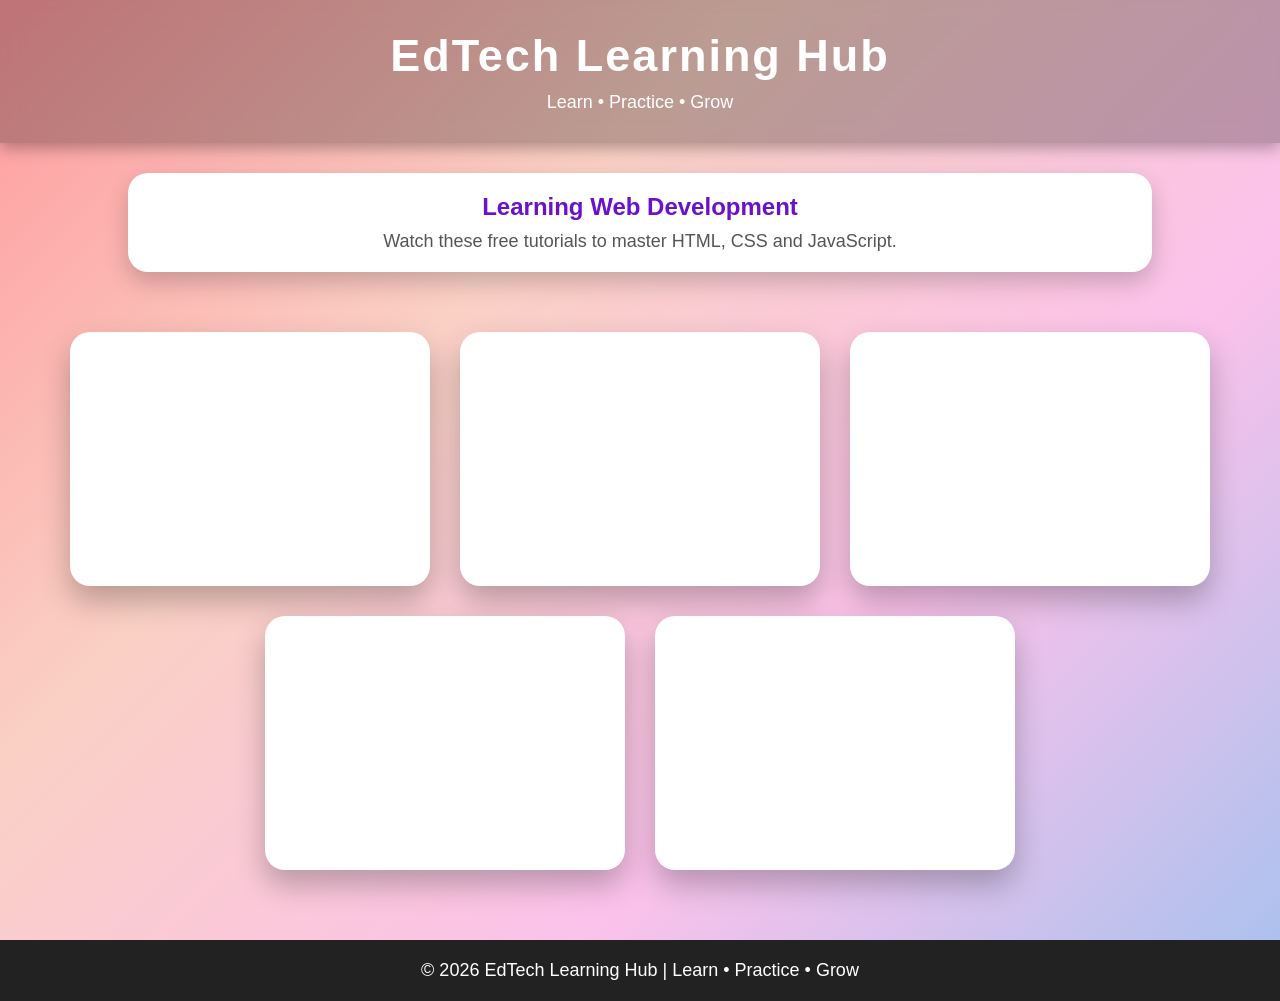
<file: assignment/index.html>
<!DOCTYPE html>
<html lang="en">
<head>
    <meta charset="UTF-8">
    <meta name="viewport" content="width=device-width, initial-scale=1.0">
    <title>EdTech Learning Hub</title>

    <link rel="stylesheet" href="style.css">
</head>

<body>

    <header class="heading">
        <h1>EdTech Learning Hub</h1>
        <p>Learn • Practice • Grow</p>
    </header>

    <section class="container1">
        <h2>Learning Web Development</h2>
        <p>Watch these free tutorials to master HTML, CSS and JavaScript.</p>
    </section>

    <main class="video-container">

        <div class="video">
            <iframe src="https://www.youtube.com/embed/xTtL8E4LzTQ"
                title="HTML Tutorial"
                allowfullscreen></iframe>
        </div>

        <div class="video">
            <iframe src="https://www.youtube.com/embed/wRNinF7YQqQ"
                title="CSS Tutorial"
                allowfullscreen></iframe>
        </div>

        <div class="video">
            <iframe src="https://www.youtube.com/embed/lkIFF4maKMU"
                title="Responsive Web Design"
                allowfullscreen></iframe>
        </div>

        <div class="video">
            <iframe src="https://www.youtube.com/embed/W6NZfCO5SIk"
                title="JavaScript Tutorial"
                allowfullscreen></iframe>
        </div>

        <div class="video">
            <iframe src="https://www.youtube.com/embed/3mpavnlrXQM"
                title="Web Development Course"
                allowfullscreen></iframe>
        </div>

    </main>

    <footer>
        © 2026 EdTech Learning Hub | Learn • Practice • Grow
    </footer>

</body>
</html>
</file>
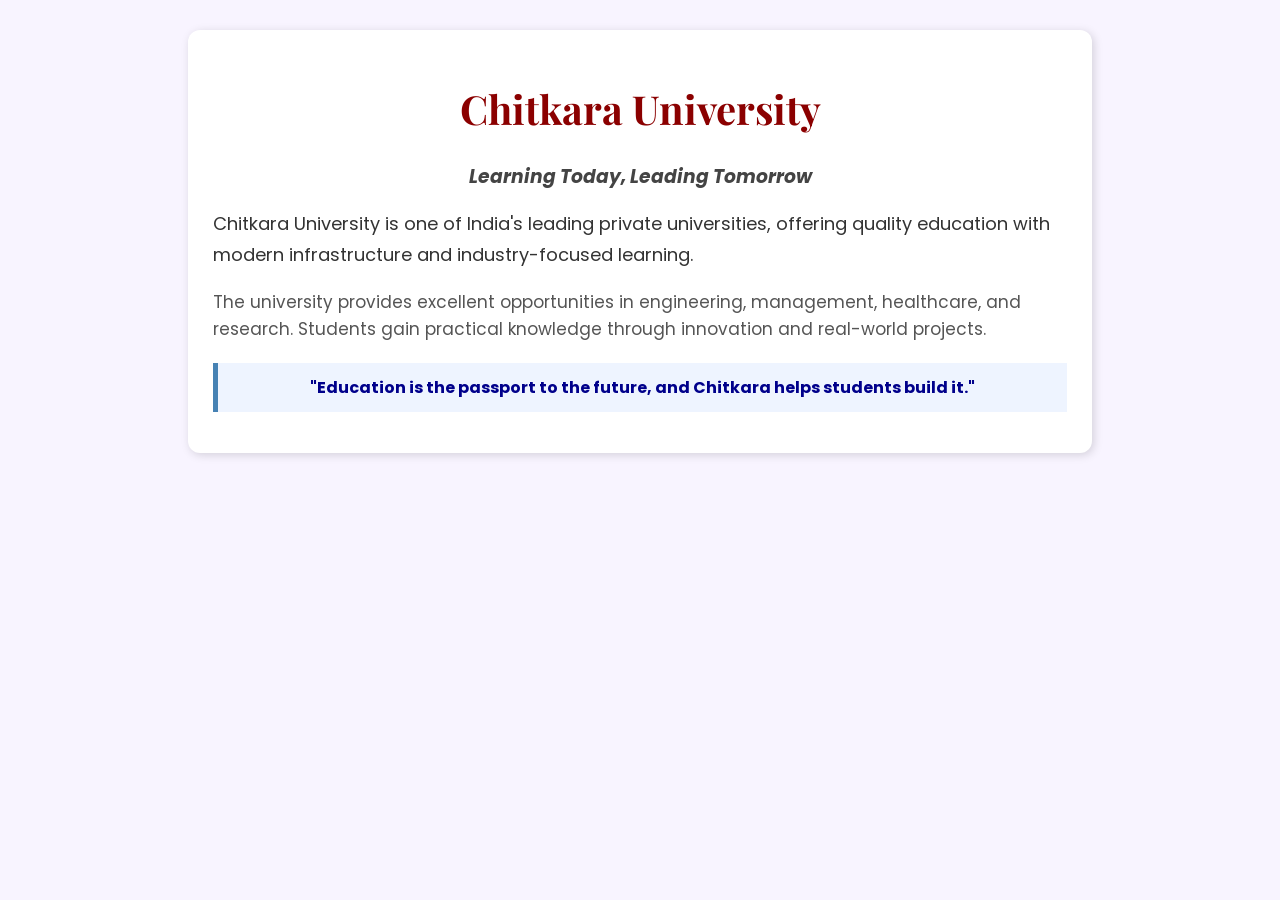
<file: CSS/index.html>
<!DOCTYPE html>
<html lang="en">
<head>
    <meta charset="UTF-8">
    <meta name="viewport" content="width=device-width, initial-scale=1.0">
    <title>Chitkara University</title>

    <link rel="stylesheet" href="style.css">

    <link rel="preconnect" href="https://fonts.googleapis.com">
    <link rel="preconnect" href="https://fonts.gstatic.com" crossorigin>

    <link href="https://fonts.googleapis.com/css2?family=Poppins:wght@300;500;700&family=Playfair+Display:wght@600&display=swap" rel="stylesheet">
</head>
<body>

    <div class="container">

        <h1 class="heading">Chitkara University</h1>

        <h3 class="subheading">Learning Today, Leading Tomorrow</h3>

        <p class="intro">
            Chitkara University is one of India's leading private universities, offering quality education with modern infrastructure and industry-focused learning.
        </p>

        <p class="content">
            The university provides excellent opportunities in engineering, management, healthcare, and research. Students gain practical knowledge through innovation and real-world projects.
        </p>

        <p class="quote">
            "Education is the passport to the future, and Chitkara helps students build it."
        </p>

    </div>

</body>
</html>
</file>
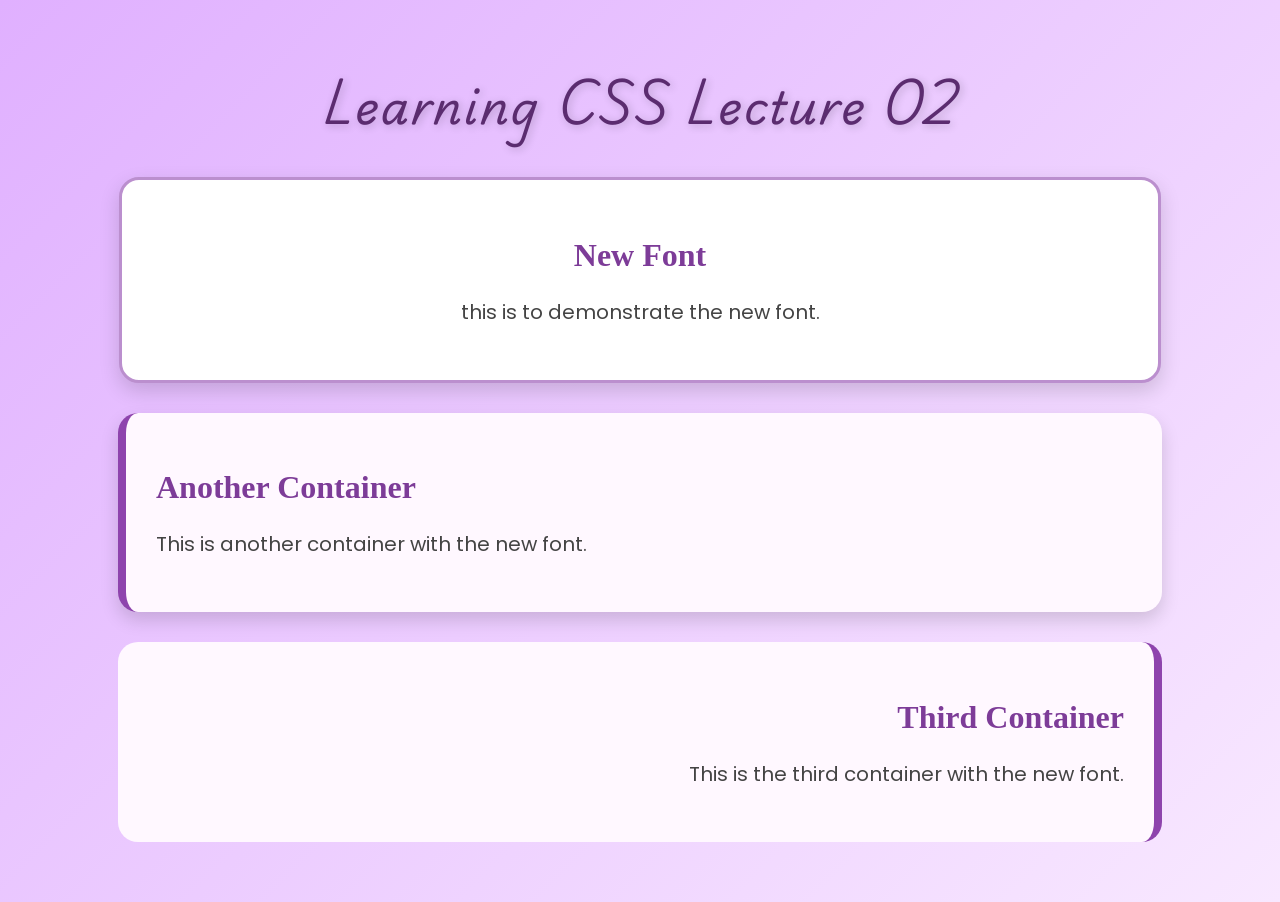
<file: CSS/lecture2/index.html>
<!DOCTYPE html>
<html lang="en">
<head>
    

    <meta charset="UTF-8">
    <meta name="viewport" content="width=device-width, initial-scale=1.0">
    <title>lecture 2</title>
    <link rel="preconnect" href="https://fonts.googleapis.com">
    <link rel="preconnect" href="https://fonts.gstatic.com" crossorigin>
    <link href="https://fonts.googleapis.com/css2?family=Playwrite+NZ:wght@100..400&family=Poppins:ital,wght@0,100;0,200;0,300;0,400;0,500;0,600;0,700;0,800;0,900;1,100;1,200;1,300;1,400;1,500;1,600;1,700;1,800;1,900&family=Yuyu&display=swap" rel="stylesheet">
    <link rel="stylesheet" href="style.css">

</head>
<body>
    <h1>Learning CSS Lecture 02</h1>
    
    <div class="container">
    <h2>New Font</h2>
    <p>this is to demonstrate the new font.</p>
    </div>
    <div class="container1">
        <h2>Another Container</h2>
        <p>This is another container with the new font.</p>
    </div>
    <div class="container2">
        <h2>Third Container</h2>
        <p>This is the third container with the new font.</p>
</body>
</html>
</file>
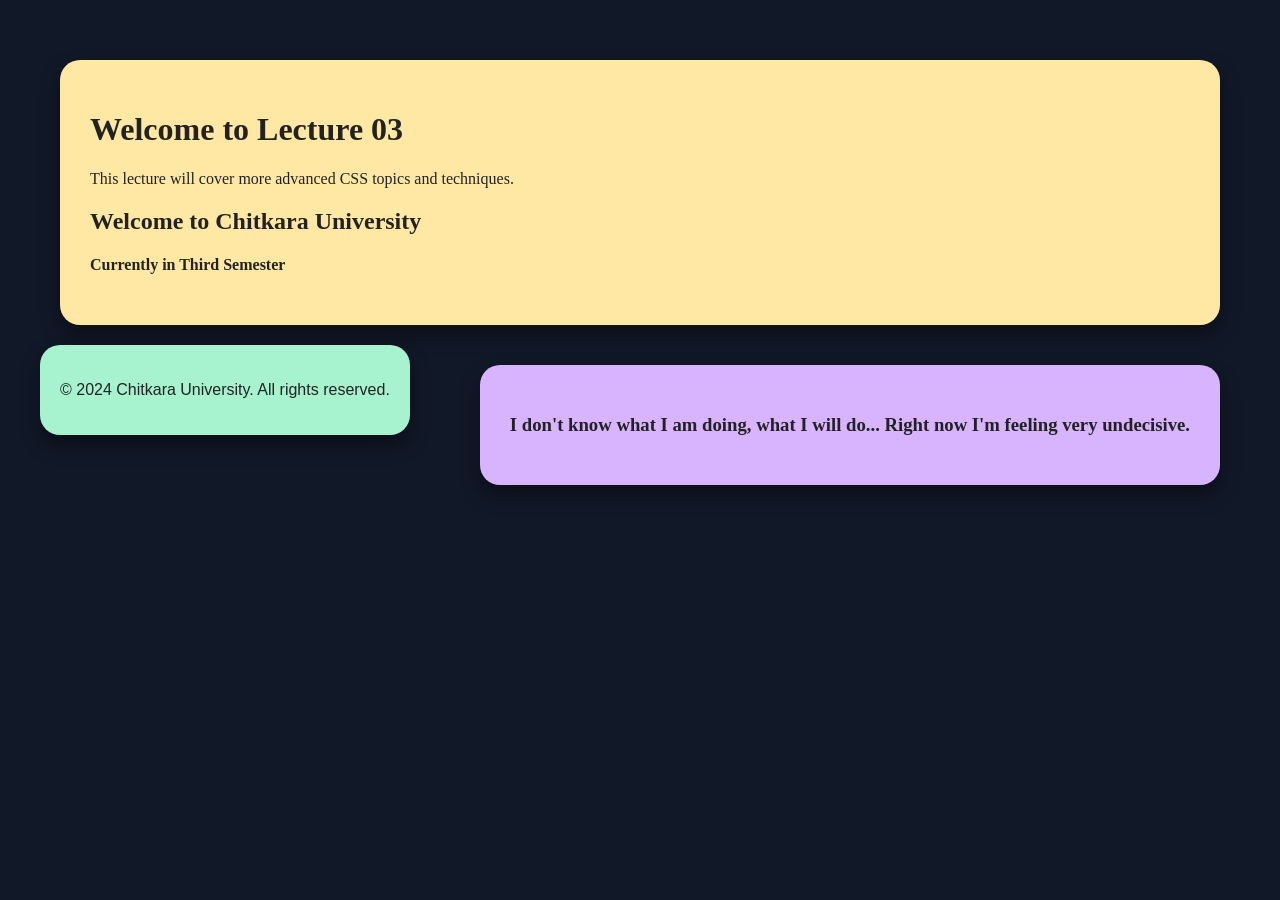
<file: CSS/lecture2/lecture 03/index.html>
<!DOCTYPE html>
<html lang="en">
<head>
    <meta charset="UTF-8">
    <meta name="viewport" content="width=device-width, initial-scale=1.0">
    <meta name="description" content="Learn CSS">
    <title>Lecture 03</title>
    <link rel="stylesheet" href="style.css">
</head>
<body>

<div class="container">
    <h1>Welcome to Lecture 03</h1>
    <p>This lecture will cover more advanced CSS topics and techniques.</p>
    <h2>Welcome to Chitkara University</h2>
    <h4>Currently in Third Semester</h4>
</div>

<div class="Body">
    <h3>
        I don't know what I am doing, what I will do...
        Right now I'm feeling very undecisive.
    </h3>
</div>

<div class="footer">
    <p>&copy; 2024 Chitkara University. All rights reserved.</p>
</div>

</body>
</html>
</file>
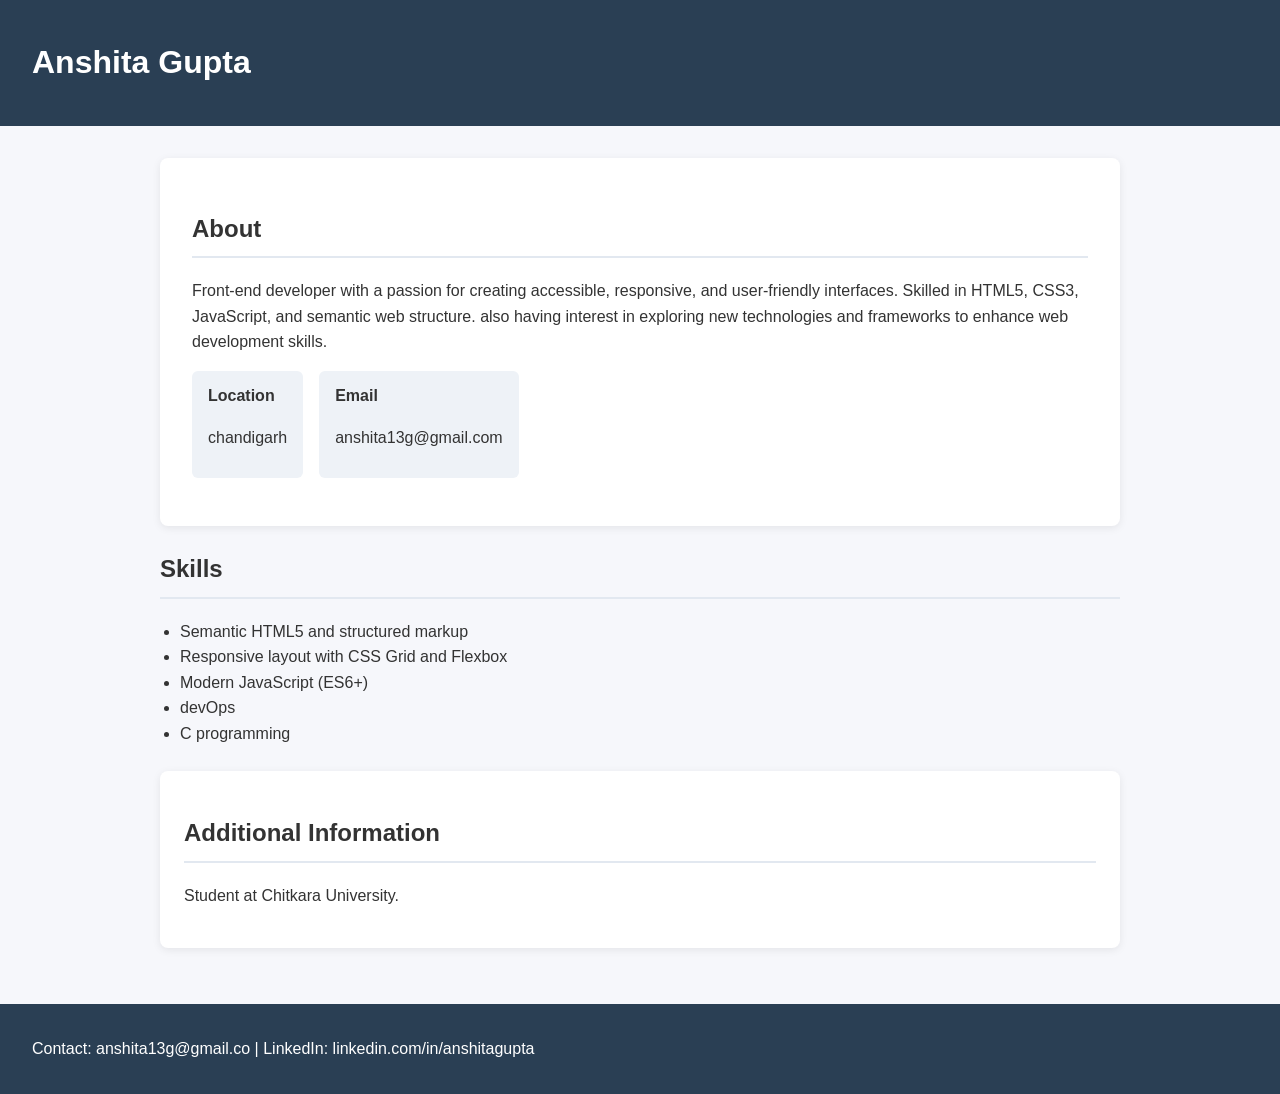
<file: semantic.html>
<!DOCTYPE html>
<html lang="en">
<head>
  <meta charset="UTF-8">
  <meta name="viewport" content="width=device-width, initial-scale=1.0">
  <meta name="description" content="Profile page">
  <meta name="keywords" content="profile,semantic HTML, CSS">
  <title>Profile</title>
  <style>
    body {
      font-family: Arial, sans-serif;
      line-height: 1.6;
      margin: 0;
      padding: 0;
      background: #f6f7fb;
      color: #333;
    }
    header, footer {
      background: #2a3f54;
      color: #fff;
      padding: 1rem 2rem;
    }
    nav {
      margin-top: 0.5rem;
    }
    nav a {
      color: #cfd8e6;
      margin-right: 1rem;
      text-decoration: none;
    }
    main {
      padding: 2rem;
      max-width: 960px;
      margin: 0 auto;
    }
    .profile-card {
      background: #fff;
      border-radius: 8px;
      box-shadow: 0 2px 8px rgba(0,0,0,0.08);
      padding: 2rem;
      margin-bottom: 1.5rem;
    }
    .profile-card h1 {
      margin-top: 0;
    }
    .profile-meta {
      display: flex;
      flex-wrap: wrap;
      gap: 1rem;
      margin: 1rem 0;
    }
    .profile-meta div {
      background: #eef2f7;
      border-radius: 6px;
      padding: 0.75rem 1rem;
    }
    section {
      margin-bottom: 1.5rem;
    }
    h2 {
      border-bottom: 2px solid #e2e8f0;
      padding-bottom: 0.5rem;
    }
    ul {
      padding-left: 1.25rem;
    }
    aside {
      background: #fff;
      border-radius: 8px;
      box-shadow: 0 2px 8px rgba(0,0,0,0.08);
      padding: 1.5rem;
      margin-top: 1.5rem;
    }
  </style>
</head>
<body>
  <header>
    <h1>Anshita Gupta</h1>
  </header>

  <main>
    <article class="profile-card" id="about">
      <h2>About</h2>
      <p>Front-end developer with a passion for creating accessible, responsive, and user-friendly interfaces. Skilled in HTML5, CSS3, JavaScript, and semantic web structure.
      also having interest in exploring new technologies and frameworks to enhance web development skills.</p>
      </p>
      <div class="profile-meta">
        <div>
          <strong>Location</strong>
          <p>chandigarh</p>
        </div>
        <div>
          <strong>Email</strong>
          <p>anshita13g@gmail.com</p>
        </div>

    </article>

    <section id="skills">
      <h2>Skills</h2>
      <ul>
        <li>Semantic HTML5 and structured markup</li>
        <li>Responsive layout with CSS Grid and Flexbox</li>
        <li>Modern JavaScript (ES6+)</li>
       <li>devOps</li>
       <li>C programming</li>
      </ul>

    <aside>
      <h2>Additional Information</h2>
      <p>Student at Chitkara University.</p>
    </aside>
  </main>

  <footer id="contact">
    <p>Contact: anshita13g@gmail.co  | LinkedIn: linkedin.com/in/anshitagupta</p>
  </footer>
</body>
</html>
</file>
<file: assignment/style.css>
*{
    margin:0;
    padding:0;
    box-sizing:border-box;
    font-family:Verdana, Geneva, Tahoma, sans-serif;
}

body{
    background:linear-gradient(135deg,#ff9a9e,#fad0c4,#fbc2eb,#a6c1ee);
    min-height:100vh;
}



.heading{
    text-align:center;
    padding:30px;
    color:white;
    background:rgba(0,0,0,0.25);
    backdrop-filter:blur(10px);
    box-shadow:0 5px 15px rgba(0,0,0,0.3);
}

.heading h1{
    font-size:45px;
    letter-spacing:2px;
}

.heading p{
    margin-top:10px;
    font-size:18px;
}


.container1{
    width:80%;
    margin:30px auto;
    text-align:center;
    padding:20px;
    background:white;
    border-radius:20px;
    box-shadow:0 10px 25px rgba(0,0,0,.2);
}

.container1 h2{
    color:#6a11cb;
    margin-bottom:10px;
}

.container1 p{
    color:#555;
    font-size:18px;
}



.video-container{
    display:flex;
    flex-wrap:wrap;
    justify-content:center;
    gap:30px;
    padding:30px;
}

.video{
    width:360px;
    background:white;
    padding:15px;
    border-radius:20px;
    box-shadow:0 15px 30px rgba(0,0,0,.25);
    transition:0.4s;
}

.video:hover{
    transform:translateY(-12px) rotate(-2deg);
}

.video iframe{
    width:100%;
    height:220px;
    border:none;
    border-radius:15px;
}

/* Footer */

footer{
    text-align:center;
    background:#222;
    color:white;
    padding:20px;
    margin-top:40px;
    font-size:18px;
}
</file>
<file: CSS/style.css>
body{
    background-color: #f8f4ff;
    margin: 0;
    padding: 30px;
    font-family: "Poppins", sans-serif;
}

.container{
    width: 70%;
    margin: auto;
    background-color: white;
    padding: 25px;
    border-radius: 12px;
    box-shadow: 2px 2px 10px rgba(0,0,0,0.15);
}

.heading{
    font-family: "Playfair Display", serif;
    color: darkred;
    text-align: center;
    font-size: 40px;
}

.subheading{
    color: #444;
    text-align: center;
    font-style: italic;
}

.intro{
    font-size: 18px;
    color: #333;
    line-height: 1.7;
}

.content{
    color: #555;
    font-size: 17px;
    margin-top: 15px;
    line-height: 1.6;
}

.quote{
    margin-top: 20px;
    text-align: center;
    font-weight: bold;
    color: darkblue;
    background-color: #eef4ff;
    padding: 12px;
    border-left: 5px solid steelblue;
}
</file>
<file: CSS/lecture2/style.css>
body{
    background: linear-gradient(135deg,#E0B0FF,#F8E8FF);
    font-family: "Poppins", sans-serif;
    margin: 0;
    padding: 30px;
}


h1{
    text-align: center;
    font-family: "Playwrite NZ", cursive; 
    font-size: 45px;
    color: #5B2C6F;
    letter-spacing: 2px;
    text-shadow: 2px 2px 8px rgba(0,0,0,0.2);
    margin-bottom: 30px;
}

.container{
    width: 80%;
    margin: 30px auto;
    padding: 30px;
    background: white;
    border-radius: 20px;
    border: 3px solid #BB8FCE;
    text-align: center;
    box-shadow: 0 8px 20px rgba(0,0,0,0.15);
    transition: 0.4s;
}

.container1{
    width: 80%;
    margin: 30px auto;
    padding: 30px;
    background: #FFF8FF;
    border-left: 8px solid #8E44AD;
    border-radius: 20px;
    box-shadow: 0 8px 18px rgba(0,0,0,0.15);
}

h2{
    font-family: "Yuyu", cursive;
    color: #7D3C98;
    font-size: 32px;
    margin-bottom: 15px;
}

p{
    font-size: 20px;
    line-height: 1.8;
    color: #444;
    font-family: "Poppins", sans-serif;
}

.container2{
    width: 80%;
    margin: 30px auto;
    padding: 30px;
    background: #FFF8FF;
    border-right: 8px solid #8E44AD;
    border-radius: 20px;
    box-shadow:  rgba(0,0,0,0.15);
    text-align: right;
}
</file>
<file: CSS/lecture2/lecture 03/style.css>
body{
    background-color: #111827;
    font-family: Arial, Helvetica, sans-serif;
    margin:0;
    padding:40px;
}

.main{
    display:flex;
    gap:30px;
    margin-bottom:30px;
    
}

.container,
.Body{
    flex:1;
    padding:30px;
    border-radius:20px;
    box-shadow:0 10px 20px rgba(0,0,0,.4);
    margin: 20px;
}
.container{
    background:#FFE8A3;
    color:#222;
    font-family:Cambria, Cochin, Georgia, Times, 'Times New Roman', serif
}


.Body{
    background:#D8B4FE;
    color:#222;
    font-family:Cambria, Cochin, Georgia, Times, 'Times New Roman', serif;
    float:right;

    
}


.footer{
    background:#A7F3D0;
    color:#222;
    padding:20px;
    border-radius:20px;
    text-align:center;
    box-shadow:0 10px 20px rgba(0,0,0,.4);
    float:left;
    text-align:center;
}
</file>
